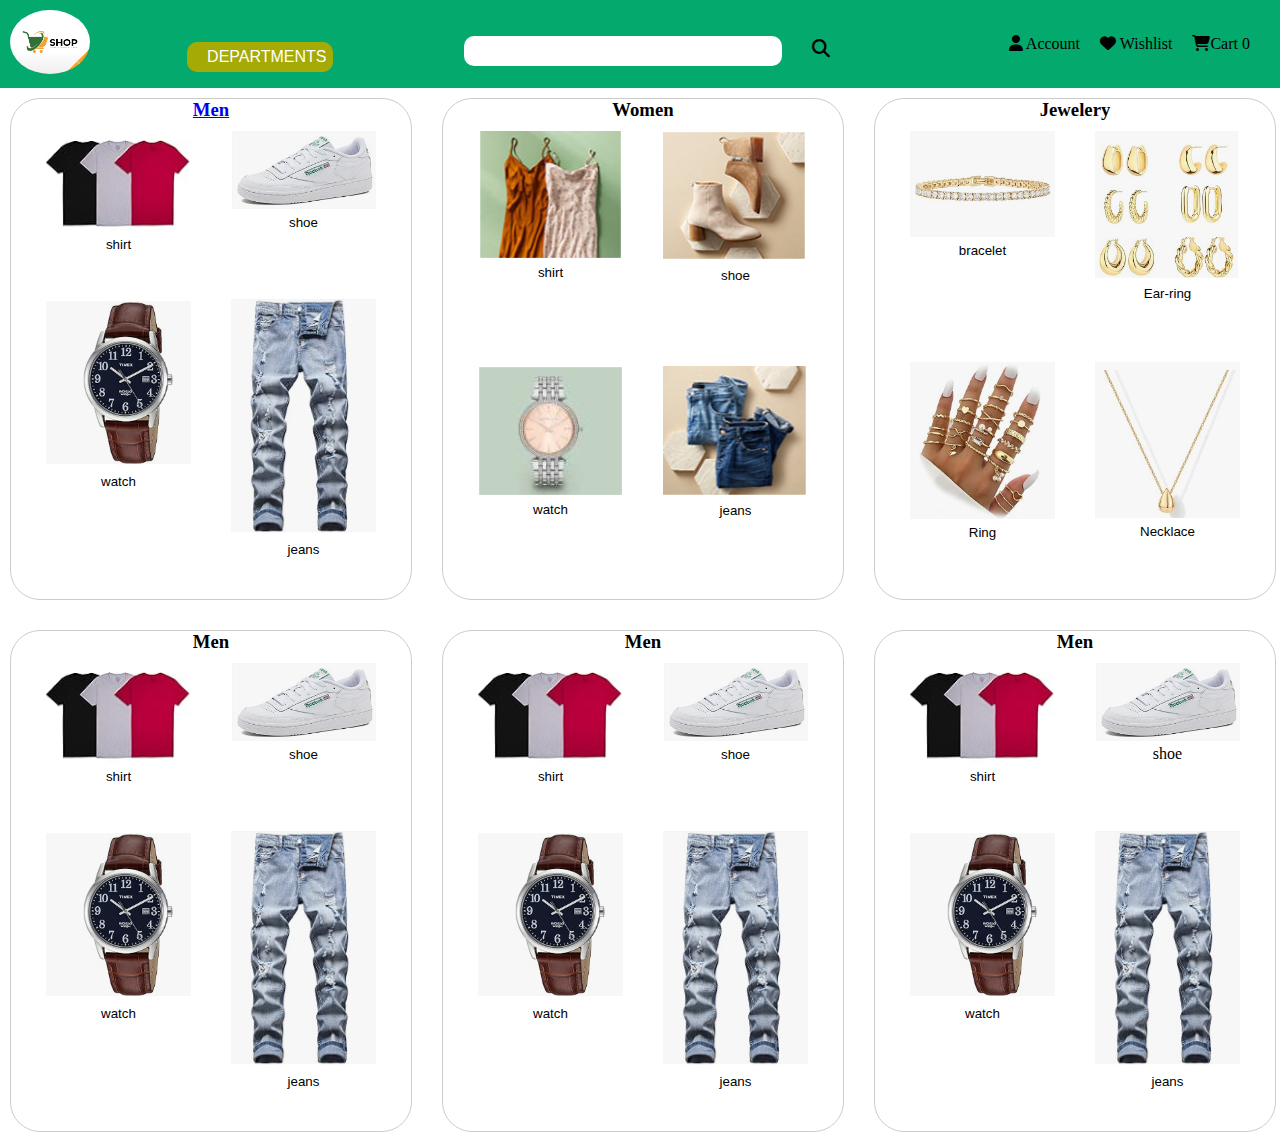
<file: index.html>
<!DOCTYPE html>
<html lang="en">
<head>
    <meta charset="UTF-8">
    <meta name="viewport" content="width=device-width, initial-scale=1.0">
    <title>store</title>
    <link rel="stylesheet" href="https://cdnjs.cloudflare.com/ajax/libs/font-awesome/6.7.2/css/all.min.css" integrity="sha512-Evv84Mr4kqVGRNSgIGL/F/aIDqQb7xQ2vcrdIwxfjThSH8CSR7PBEakCr51Ck+w+/U6swU2Im1vVX0SVk9ABhg==" crossorigin="anonymous" referrerpolicy="no-referrer" />
    <link rel="stylesheet" href="style.css" />
</head>
<body>
    <boddy>
        <div class="navBar">
          <div class="logo">
            <img
              src="img/online-shop-logo-happy-shop-logo-design-vector.jpg"
              alt=""
            />
          </div>
          <div class="departments">
            <div class="dropdown">
              <button class="dropbtn">DEPARTMENTS</button>
              <div class="dropdown-content">
                <a href="men.html">MEN'S</a>
                <a href="#">WOMEN</a>
                <a href="#">JEWELERY</a>
                <a href="#">ELECTRONICS</a>
              </div>
            </div>
          </div>
          <div class="searchBar">
            <form action="">
              <input id="input" class="input" type="text" />
              <button class="btn" type="button">
                <i id="icon" class="fa-solid fa-magnifying-glass"></i>
              </button>
            </form>
          </div>
          <div class="hamburger" onclick="toggleMenu()">☰</div>
          <div class="menu" id="menu">
            <ul>
              <li>
                <a href="auth.html"><i class="fa-solid fa-user"></i> Account</a>
              </li>
              <li>
                <a href=""><i class="fa-solid fa-heart"></i> Wishlist</a>
              </li>
              <li>
                <a id="cart" href=""
                  ><i class="fa-solid fa-cart-shopping"></i>Cart
                  <span class="quantity">0</span></a
                >
              </li>
            </ul>
          </div>
        </div>
    
          <div class="container-cart">
          <div id="root"></div>
          <div class="sidebar"> 
            <div class="head"><p>My cart</p></div>
            <div class="cartitem">your cart is empty</div>
            <div class="foot">
              <h3>Total</h3>
              <h2 id="total">$ 0.00</h2>
            </div>
          </div>
       
<div>
        <div class="allA">
            <div class="product">
              <div class="first">
              <a href="men.html">
                <H3 >Men</H3>
                <div class="border">
                  <div class="firstA">
                    <div class="item">
                      <img src="img/Capture.PNG" />
                      <button>shirt</button>
                    </div>
                    <div class="item">
                      <img src="img/shoe.PNG" />
                      <button>shoe</button>
                    </div >
                    <div class="item">
                    <img src="img/watch.PNG" />
                    <button>watch</button>
                  
                </div>
                    <div class="item">
                      <img src="img/jeans.PNG" />
                      <button>jeans</button>
                    </div>
                  </div>
                
                </div>
              </a>  
              </div>
             
          </div>
            <div class="product">
                <div class="first">
                  <h3>Women</h3>
                  <div class="border">
                    <div class="firstA">
                      <div class="item">
                        <img src="img/women.shirt.PNG" />
                        <button>shirt</button>
                      </div>
                      <div class="item">
                        <img src="img/women.shoe.PNG" />
                        <button>shoe</button>
                      </div >
                      <div class="item">
                      <img src="img/women.watch.PNG" />
                      <button>watch</button>
                  </div>
                      <div class="item">
                        <img src="img/women.jeans.PNG" />
                        <button>jeans</button>
                      </div>
                    </div>
                  </div>
                </div>
              </div>
              <div class="product">
                <div class="first">
                  <h3>Jewelery</h3>
                  <div class="border">
                    <div class="firstA">
                      <div class="item">
                        <img src="img/bracelet.PNG" />
                        <button>bracelet</button>
                      </div>
                      <div class="item">
                        <img src="img/ear-ring.PNG" />
                        <button>Ear-ring</button>
                      </div >
                      <div class="item">
                      <img src="img/ring.PNG" />
                      <button>Ring</button>
                  </div>
                      <div class="item">
                        <img src="img/necklace.PNG" />
                        <button>Necklace</button>
                      </div>
                    </div>
                  </div>
                </div>
              </div>
            <div class="product">
                <div class="first">
                  <h3>Men</h3>
                  <div class="border">
                    <div class="firstA">
                      <div class="item">
                        <img src="img/Capture.PNG" />
                        <button>shirt</button>
                      </div>
                      <div class="item">
                        <img src="img/shoe.PNG" />
                        <button>shoe</button>
                      </div >
                      <div class="item">
                      <img src="img/watch.PNG" />
                      <button>watch</button>
                  </div>
                      <div class="item">
                        <img src="img/jeans.PNG" />
                        <button>jeans</button>
                      </div>
                    </div>
                  </div>
                </div>
              </div>
              <div class="product">
                <div class="first">
                  <h3>Men</h3>
                  <div class="border">
                    <div class="firstA">
                      <div class="item">
                        <img src="img/Capture.PNG" />
                        <button>shirt</button>
                      </div>
                      <div class="item">
                        <img src="img/shoe.PNG" />
                        <button>shoe</button>
                      </div >
                      <div class="item">
                      <img src="img/watch.PNG" />
                      <button>watch</button>
                  </div>
                      <div class="item">
                        <img src="img/jeans.PNG" />
                        <button>jeans</button>
                      </div>
                    </div>
                  </div>
                </div>
              </div>
              <div class="product">
                <div class="first">
                  <h3>Men</h3>
                  <div class="border">
                    <div class="firstA">
                      <div class="item">
                        <img src="img/Capture.PNG" />
                        <button>shirt</button>
                      </div>
                      <div class="item">
                        <img src="img/shoe.PNG" />
                        <p>shoe</p>
                      </div >
                      <div class="item">
                      <img src="img/watch.PNG" />
                      <button>watch</button>
                  </div>
                      <div class="item">
                        <img src="img/jeans.PNG" />
                        <button>jeans</button>
                      </div>
                    </div>
                  </div>
                </div>
              </div>
              </div>
              
        <script src="script.js"></script>
        <script src="men.js"></script>
      </body>
</body>
</html>
</file>
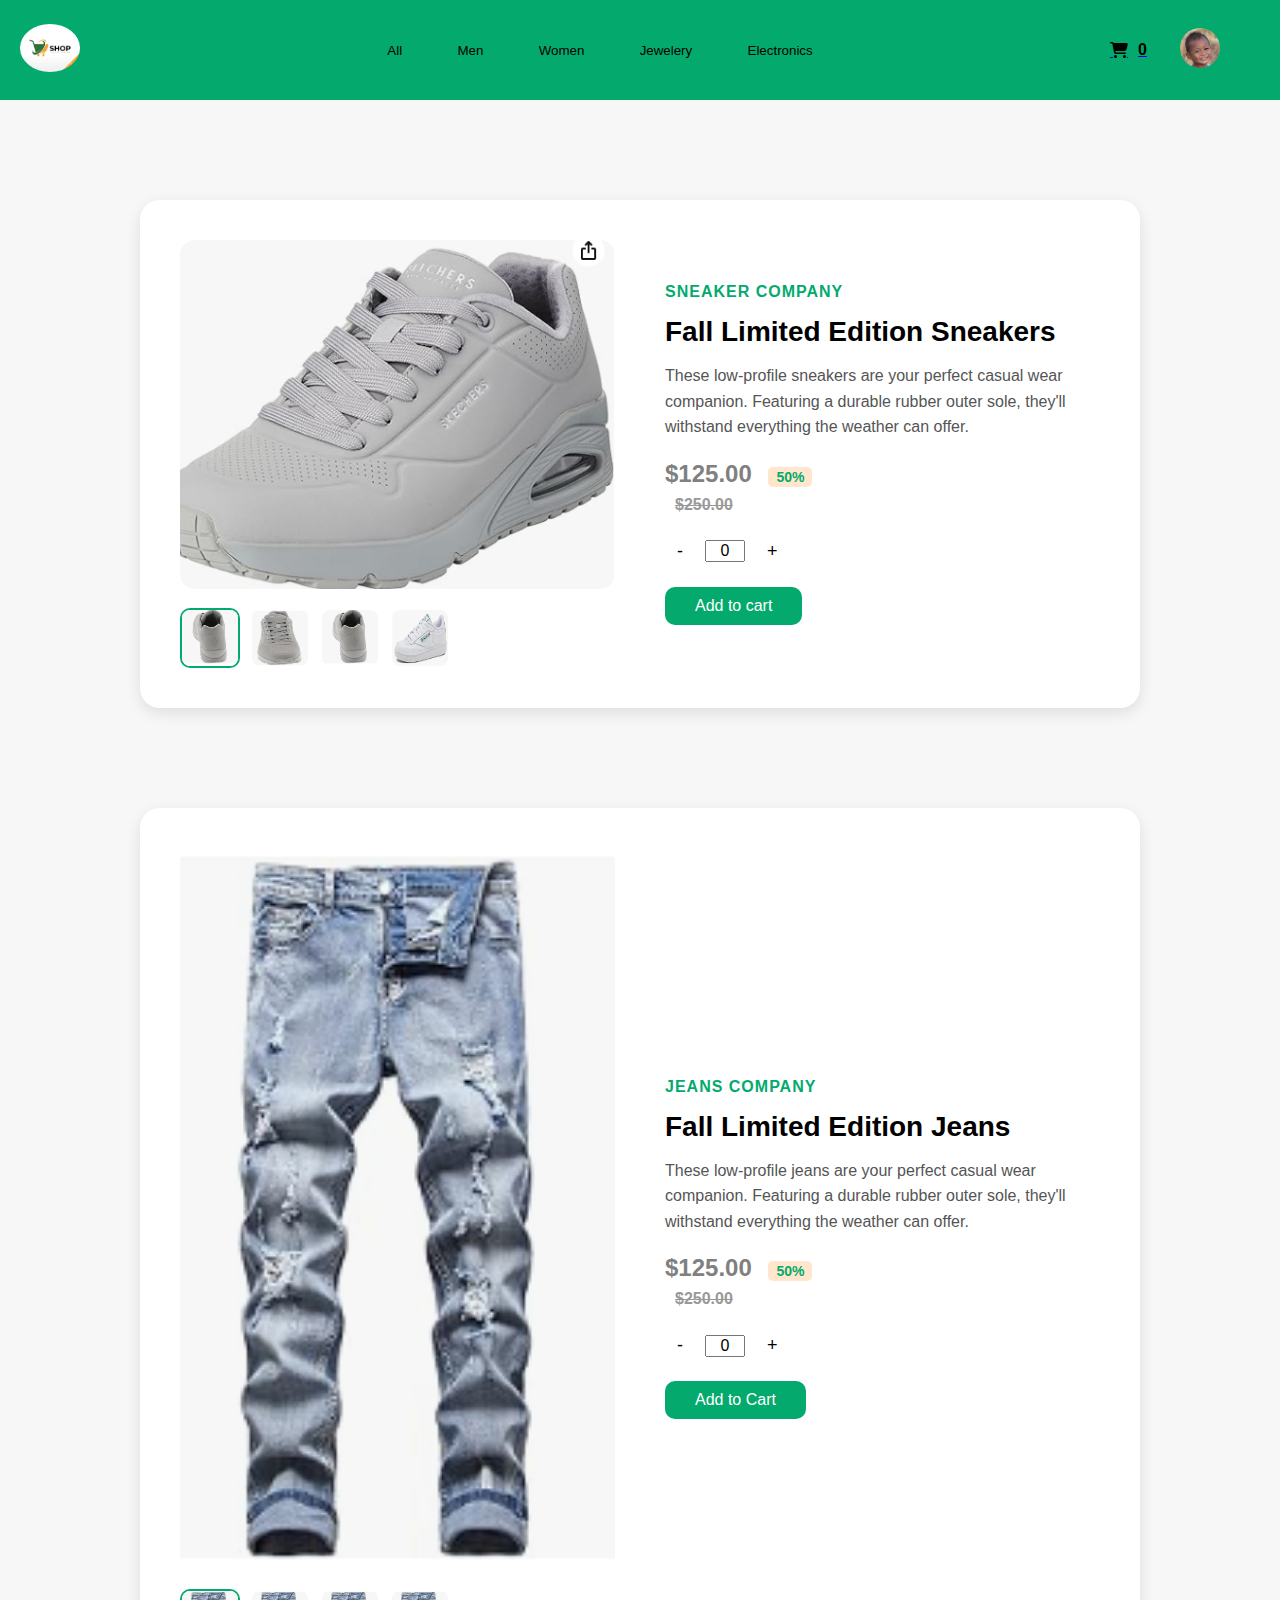
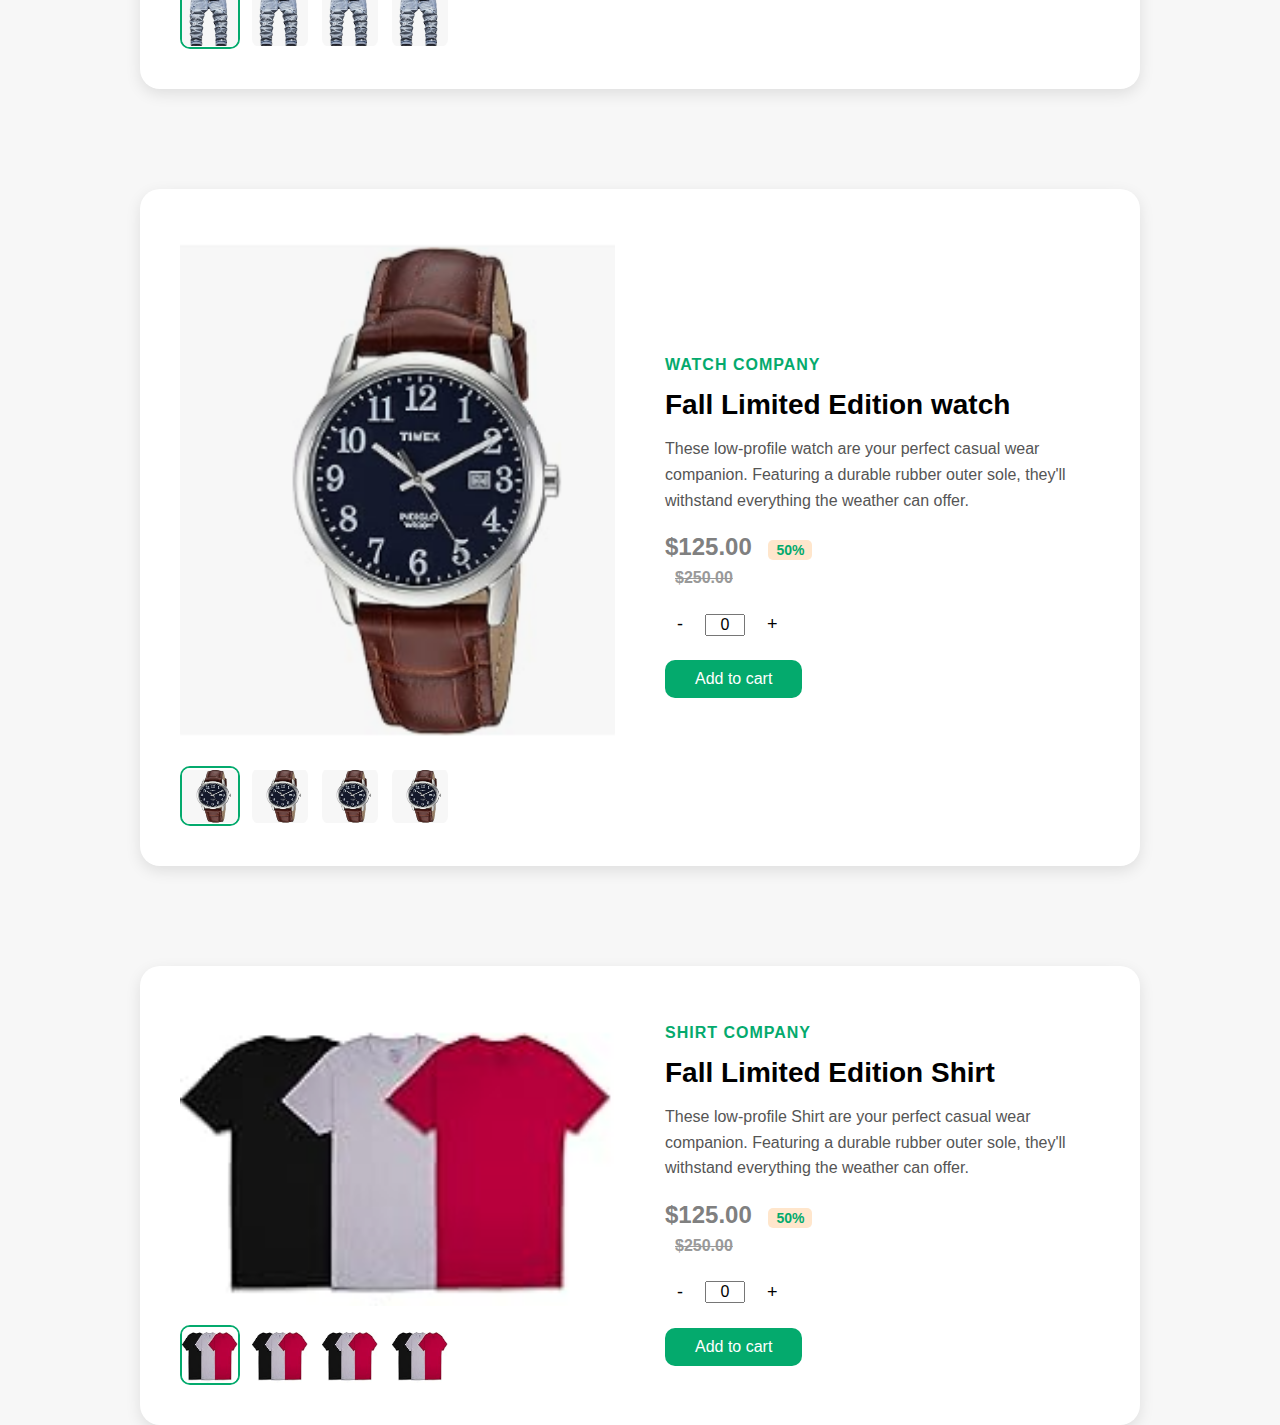
<file: men.html>
<!DOCTYPE html>
<html lang="en">
  <head>
    <meta charset="UTF-8" />
    <meta name="viewport" content="width=device-width, initial-scale=1.0" />
    <title>Document</title>
    <link rel="stylesheet" href="https://cdnjs.cloudflare.com/ajax/libs/font-awesome/6.7.2/css/all.min.css" integrity="sha512-Evv84Mr4kqVGRNSgIGL/F/aIDqQb7xQ2vcrdIwxfjThSH8CSR7PBEakCr51Ck+w+/U6swU2Im1vVX0SVk9ABhg==" crossorigin="anonymous" referrerpolicy="no-referrer" />
    <link rel="stylesheet" href="style.css" />
    <link rel="stylesheet" href="menstyle.css" />
  </head>
  <body>
    <div class="navBar">
      <div class="logo">
        <img
          src="img/online-shop-logo-happy-shop-logo-design-vector.jpg"
          alt=""
        />
      </div>
      <div class="butn">
       <a href="index.html" > <button  class="btn-cat" value="All">All</button> </a>
       <a href="men.html"> <button class="btn-cat" value="men's clothing"> Men</button></a>
        <a href="#"><button class="btn-cat" value="women's clothing">
          Women
        </button> </a>
        <a href="#"><button class="btn-cat" value="jewelery">Jewelery</button> </a>
       <a href="#"> <button class="btn-cat" value="electronics">Electronics</button></a>
      </div>
      <div style="display: flex; justify-content: center; gap: 20px;align-items: center;align-content: center;">
      <div>
        <a id="cart" href="#">
        <i style="display: flex;color: black; align-items: center;gap: 10px; align-content: center; flex-direction:row;width: 50px;height: 50px;" class="fa-solid fa-cart-shopping" style="font-size: 25px;" ><span class="quantity">0</span></i>
       </a>
      </div>
      
      <div>
        <button class="dp" style="
        margin-right: 50px;
        height: 40px;
        width: 40px;
        background-color: #f1f1f1;
        border-radius: 50%;
        background-image: url(img/download.jpeg);background-size: cover; background-repeat: none;"></button>
      </div>
    </div>
    </div>
    <div class="detail">
    <div class="container-cart" style="position: fixed;width: 100%;height: auto;margin-top: 0;margin-right: 0; ">
      <div id="root"></div>
      <div class="sidebar"> 
        <div class="head"><p>My cart</p></div>
        <div class="cartitem">your cart is empty</div>
        <div class="foot">
          <h3>Total</h3>
          <h2 id="total">$ 0.00</h2>
        </div>
      </div>
    </div>
    <div class="container">
      <div class="left">
        <img id="main-img" src="img/menshoe.PNG" alt="Product" />
        <div class="thumbnails">
          <img src="img/menshoe1.PNG" class="thumb active" onclick="changeImage(this)" />
          <img src="img/menshoe3.PNG" class="thumb" onclick="changeImage(this)" />
          <img src="img/menshoe1.PNG" class="thumb" onclick="changeImage(this)" />
          <img src="img/shoe.PNG" class="thumb" onclick="changeImage(this)" />
        </div>
      </div>
      <div class="right">
        <h4>Sneaker Company</h4>
        <h1>Fall Limited Edition Sneakers</h1>
        <p>These low-profile sneakers are your perfect casual wear companion. Featuring a durable rubber outer sole, they'll withstand everything the weather can offer.</p>
        <div class="price">
          $125.00 <span class="discount">50%</span>
          <br>
          <del>$250.00</del>
        </div>
        <div class="quantity">
          <button onclick="decreaseQty()">-</button>
          <input type="text" id="qty" value="0" readonly />
          <button onclick="increaseQty()">+</button>
        </div>
        <button class="add-to-cart">Add to cart</button>
      </div>
    </div>
    <div  class="container">
      <div class="left">
        <img id="main-img" src="img/jeans.PNG" alt="Product" />
        <div class="thumbnails">
          <img src="img/jeans.PNG" class="thumb active" onclick="changeImage(this)" />
          <img src="img/jeans.PNG" class="thumb" onclick="changeImage(this)" />
          <img src="img/jeans.PNG" class="thumb" onclick="changeImage(this)" />
          <img src="img/jeans.PNG" class="thumb" onclick="changeImage(this)" />
        </div>
      </div>
      
      <div class="right">
        <h4>Jeans Company</h4>
        <h1>Fall Limited Edition Jeans</h1>
        <p>These low-profile jeans are your perfect casual wear companion. Featuring a durable rubber outer sole, they'll withstand everything the weather can offer.</p>
        <div class="price">
          $125.00 <span class="discount">50%</span>
          <br>
          <del>$250.00</del>
        </div>
        <div class="quantity">
          <button onclick="decreaseQty()">-</button>
          <input type="text" id="qty" value="0" readonly />
          <button onclick="increaseQty()">+</button>
        </div>
        <button class="add-to-cart" data-name="Item 1" data-price="10.00">Add to Cart</button>

      </div>
    </div>
      
        
       
      <div class="container">
        <div class="left">
          <img id="main-img" src="img/watch.PNG" alt="Product" />
          <div class="thumbnails">
            <img src="img/watch.PNG" class="thumb active" onclick="changeImage(this)" />
            <img src="img/watch.PNG" class="thumb" onclick="changeImage(this)" />
            <img src="img/watch.PNG" class="thumb" onclick="changeImage(this)" />
            <img src="img/watch.PNG" class="thumb" onclick="changeImage(this)" />
          </div>
        </div>
        <div class="right">
          <h4>watch Company</h4>
          <h1>Fall Limited Edition watch</h1>
          <p>These low-profile watch are your perfect casual wear companion. Featuring a durable rubber outer sole, they'll withstand everything the weather can offer.</p>
          <div class="price">
            $125.00 <span class="discount">50%</span>
            <br>
            <del>$250.00</del>
          </div>
          <div class="quantity">
            <button onclick="decreaseQty()">-</button>
            <input type="text" id="qty" value="0" readonly />
            <button onclick="increaseQty()">+</button>
          </div>
          <button class="add-to-cart">Add to cart</button>
        </div>
      </div>

      <div class="container">
        <div class="left">
          <img id="main-img" src="img/Capture.PNG" alt="Product" />
          <div class="thumbnails">
            <img src="img/Capture.PNG" class="thumb active" onclick="changeImage(this)" />
            <img src="img/Capture.PNG" class="thumb" onclick="changeImage(this)" />
            <img src="img/Capture.PNG" class="thumb" onclick="changeImage(this)" />
            <img src="img/Capture.PNG" class="thumb" onclick="changeImage(this)" />
          </div>
        </div>
        <div class="right">
          <h4>Shirt Company</h4>
          <h1>Fall Limited Edition Shirt</h1>
          <p>These low-profile Shirt are your perfect casual wear companion. Featuring a durable rubber outer sole, they'll withstand everything the weather can offer.</p>
          <div class="price">
            $125.00 <span class="discount">50%</span>
            <br>
            <del>$250.00</del>
          </div>
          <div class="quantity">
            <button onclick="decreaseQty()">-</button>
            <input type="text" id="qty" value="0" readonly />
            <button onclick="increaseQty()">+</button>
          </div>
          <button class="add-to-cart">Add to cart</button>
        </div>
      </div>
    </div>
      <script src="men.js"></script>
      <script src="script.js"></script>
  </body>
</html>
</file>
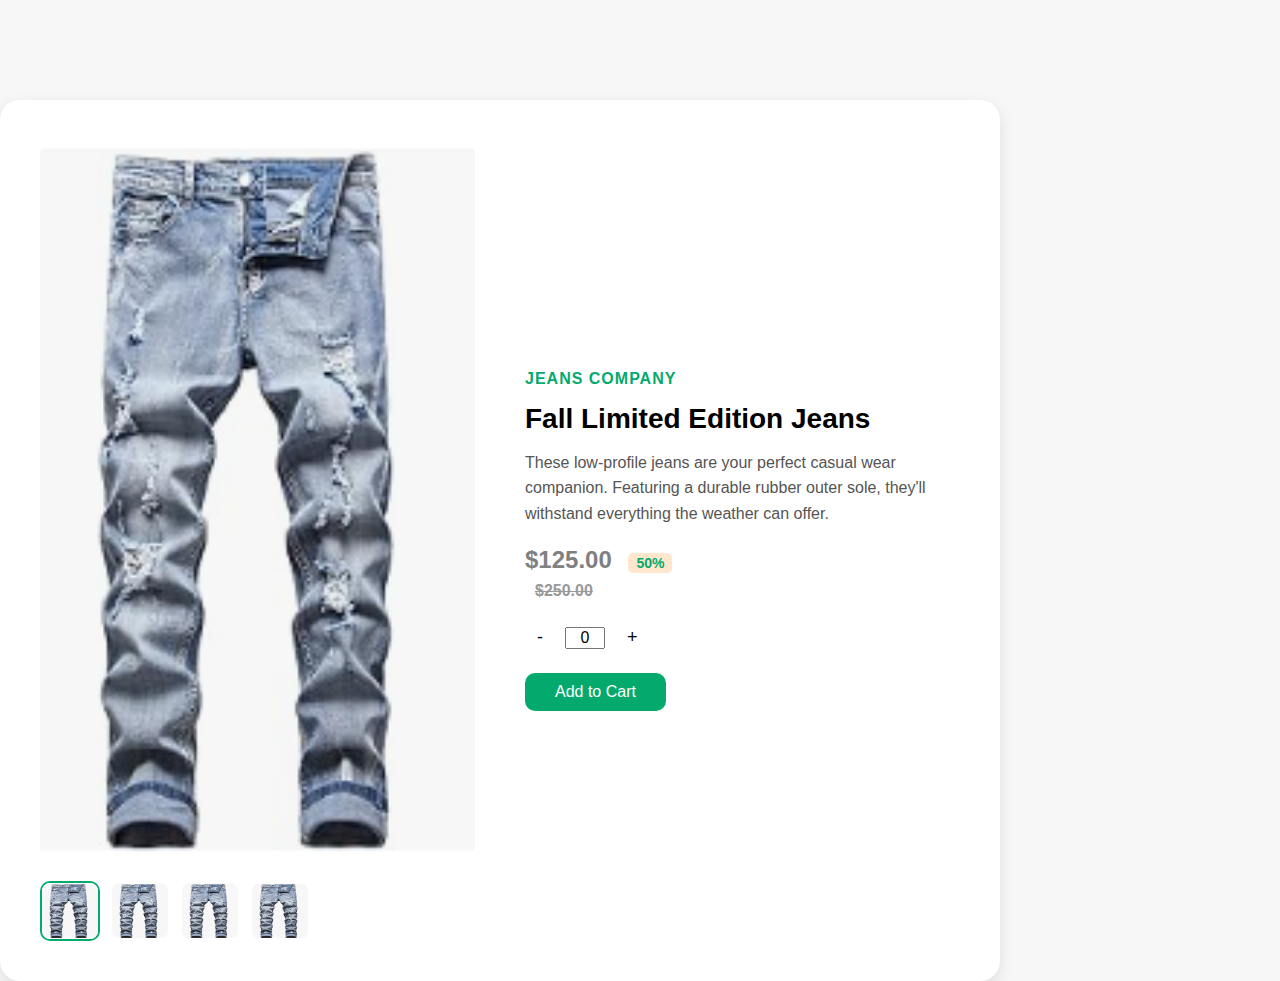
<file: menjeans.html>
<!DOCTYPE html>
<html lang="en">
<head>
    <meta charset="UTF-8">
    <meta name="viewport" content="width=device-width, initial-scale=1.0">
    <title>Document</title>
    <link rel="stylesheet" href="style.css" />
    <link rel="stylesheet" href="menstyle.css" />
</head>
<body>
    <div  class="container">
        <div class="left">
          <img id="main-img" src="img/jeans.PNG" alt="Product" />
          <div class="thumbnails">
            <img src="img/jeans.PNG" class="thumb active" onclick="changeImage(this)" />
            <img src="img/jeans.PNG" class="thumb" onclick="changeImage(this)" />
            <img src="img/jeans.PNG" class="thumb" onclick="changeImage(this)" />
            <img src="img/jeans.PNG" class="thumb" onclick="changeImage(this)" />
          </div>
        </div>
        <div class="right">
          <h4>Jeans Company</h4>
          <h1>Fall Limited Edition Jeans</h1>
          <p>These low-profile jeans are your perfect casual wear companion. Featuring a durable rubber outer sole, they'll withstand everything the weather can offer.</p>
          <div class="price">
            $125.00 <span class="discount">50%</span>
            <br>
            <del>$250.00</del>
          </div>
          <div class="quantity">
            <button onclick="decreaseQty()">-</button>
            <input type="text" id="qty" value="0" readonly />
            <button onclick="increaseQty()">+</button>
          </div>
          <button class="add-to-cart" data-name="Item 1" data-price="10.00">Add to Cart</button>

        </div>
      </div>
      <script src="men.js"></script>
</body>
</html>
</file>
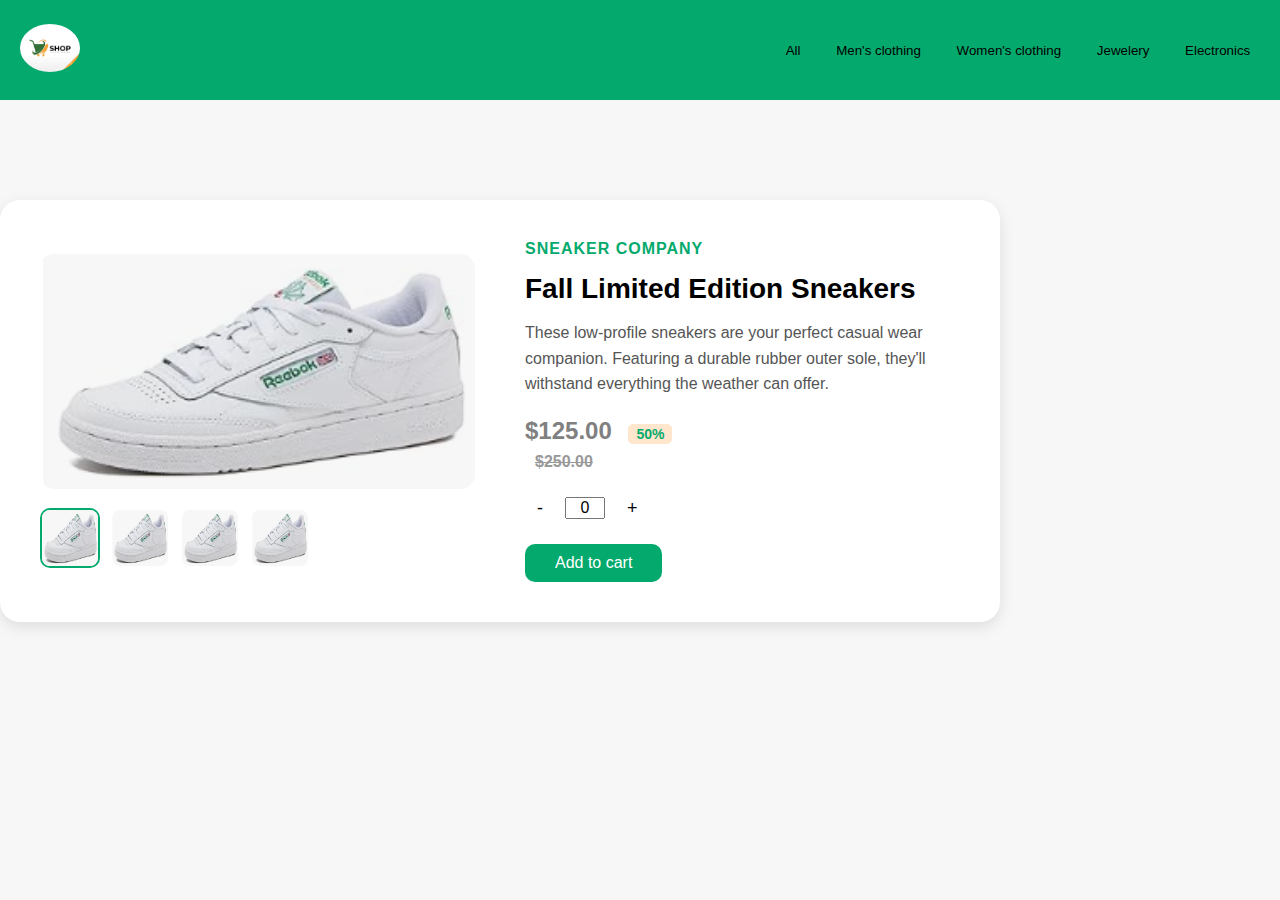
<file: Menshoe.html>
<!DOCTYPE html>
<html lang="en">
<head>
    <meta charset="UTF-8">
    <meta name="viewport" content="width=device-width, initial-scale=1.0">
    <title>Document</title>
    <link rel="stylesheet" href="style.css" />
    <link rel="stylesheet" href="menstyle.css" />
</head>
<body>
    <div class="navBar">
        <div class="logo">
          <img
            src="img/online-shop-logo-happy-shop-logo-design-vector.jpg"
            alt=""
          />
        </div>
        <div class="butn">
         <a href="index.html" > <button  class="btn-cat" value="All">All</button> </a>
         <a href="men.html"> <button class="btn-cat" value="men's clothing"> Men's clothing</button></a>
          <a href="#"><button class="btn-cat" value="women's clothing">
            Women's clothing
          </button> </a>
          <a href="#"><button class="btn-cat" value="jewelery">Jewelery</button> </a>
         <a href="#"> <button class="btn-cat" value="electronics">Electronics</button></a>
        </div>
      </div>
    <div class="container">
        <div class="left">
          <img id="main-img" src="img/shoe.PNG" alt="Product" />
          <div class="thumbnails">
            <img src="img/shoe.PNG" class="thumb active" onclick="changeImage(this)" />
            <img src="img/shoe.PNG" class="thumb" onclick="changeImage(this)" />
            <img src="img/shoe.PNG" class="thumb" onclick="changeImage(this)" />
            <img src="img/shoe.PNG" class="thumb" onclick="changeImage(this)" />
          </div>
        </div>
        <div class="right">
          <h4>Sneaker Company</h4>
          <h1>Fall Limited Edition Sneakers</h1>
          <p>These low-profile sneakers are your perfect casual wear companion. Featuring a durable rubber outer sole, they'll withstand everything the weather can offer.</p>
          <div class="price">
            $125.00 <span class="discount">50%</span>
            <br>
            <del>$250.00</del>
          </div>
          <div class="quantity">
            <button onclick="decreaseQty()">-</button>
            <input type="text" id="qty" value="0" readonly />
            <button onclick="increaseQty()">+</button>
          </div>
          <button class="add-to-cart">Add to cart</button>
        </div>
      </div>
      <script src="men.js"></script>
</body>
</html>
</file>
<file: style.css>
* {
    padding: 0;
    margin: 0;
  }
  
  .first{
    height: 500px;
    width: 400px;
    margin-top: 10px;
    margin-left: 10px;
    border-radius: 30px;
    background-color: white;
    box-shadow: #010401;
   align-items: center;
   text-align: center;  
   border: 1px solid #ccc;
  }
  .border{
    display: flex;
    justify-content: space-evenly;
    margin-top: 0%;
    
  }
  .allA{
    background-color: white;
    height: 450px;
    width: 350px;
    display: grid;
   grid-template-columns: repeat(3, 1fr);
    gap: 20px;
    max-width: 800px;
    margin-top: 0px;
    text-align: center;
  }
  .detail{
    display: flex;
    flex-direction: column;
    align-items: center;
  }
  
  .firstA{
    background-color: white;
    height: 450px;
    width: 350px;
    display: grid;
    
    grid-template-columns: repeat(2, 1fr);
    gap: 20px;
    max-width: 500px;
    margin: auto;
    text-align: center;
    
  }
  .firstA img{
    width: 100%;
    max-width: 150px;
  }
  .item{
    
    padding: 10px;
    border-radius: 10px;
  }
  .card {
    box-shadow: 0 4px 8px 0 rgba(0, 0, 0, 0.2);
    width: 200px;
    margin: auto;
    text-align: center;
    font-family: arial;
  }
  
  .price {
    color: grey;
    font-size: 22px;
  }
  .footer {
    display: flex;
  }
  .checkout {
    padding: 3px;
    margin: 3px;
    background: #04aa6d;
    cursor: pointer;
  }
  .cartArea {
    position: fixed;
    transition: 0.5;
    right: -100%;
  }
  .cartArea.active {
    right: 0%;
  }
  .closed {
    padding: 3px;
    margin: 3px;
    background: #04aaed;
    cursor: pointer;
  }
  .main {
    display: flex;
  }
  .aside h3 {
    border-radius: 7px;
    width: 100px;
    padding: 6px;
    margin: 10px;
    font-weight: 900;
    background-color: #04aa6d;
  }
  .aside {
    position: fixed;
    padding-top: 30px;
    padding-left: 10px;
    width: 100px;
    height: 300px;
  }
  .btn-cat {
    padding: 10px;
    margin: 6px;
    border-radius: 7px;
    width: 80px;
    background-color: #04aa6d;
    transition: 0.5s;
  }
  .btn-cat:hover {
    box-shadow: 0 8px 50px -7px black;
  }
  #icon {
     height: 20px;
     width: 20px ;
     font-size: 18px;
     color: black ;
  }
  .btn {
    padding: 10px;
    margin: 10px;
    transition: 0.5s;
    border-radius: 5px;
    width: 40px;
  }
  .btn:hover {
    box-shadow: 0 8px 50px -7px black;
  }
  .add-cart {
    border: none;
    outline: 0;
    padding: 12px;
    color: white;
    background-color: #000;
    text-align: center;
    cursor: pointer;
    width: 100%;
    font-size: 18px;
  }
  .card img {
    width: 150px;
    height: 150px;
  }
  .add-cart:hover {
    opacity: 0.7;
  }
  /* .container-cart{
    display: none;
  } */
 
  button{
    cursor: pointer;
  }
  /* .container-cart {
   display: flex;
   width: 70%;
   margin-bottom: 30px;
  } */
  #root{
    width: 60%;
    display: grid;
    grid-template-columns: repeat(2, 1fr);
    grid-gap: 20px;

  }
  .sidebar{
    width: 20%;
    border-radius: 5px;
    background-color: #eee;
    margin-left: 70%;
    padding: 15px;
    text-align: center;
  }
  .head{
    background-color: #04aa6d;
    border-radius: 3px;
    height: 40px;
    padding: 10px;
    margin-bottom: 20px;
    color: white;
    display: flex;
    align-items: center;
    
  }
  .foot{
    display: flex;
    justify-content: space-between;
    margin: 20px 0;
    padding: 10px 0;
    font-size: 12px;
    border-top: 1px solid black;
  }
  .hide {
    display: none;
  }
  
  .sidebar {
    display: none;
    /* your sidebar styles */
  }
  
  .sidebar.active {
    display: block;
  }
  .dropbtn {
    background-color: #a5aa04;
    color: white;
    padding: 6px;
    margin-top: 25px;
    font-size: 16px;
    border: none;
    border-radius: 10px;
    padding-left: 20px;
    margin-left: 20px;
  }
  button {
    background-color: transparent;
    border: transparent;
  }
  .searchBar {
    padding-top: 12px;
    width: 40%;
  }
  .dropdown {
    position: relative;
    display: inline-block;
  }
  
  .dropdown-content {
    display: none;
    position: absolute;
    background-color: #f1f1f1;
    min-width: 160px;
    box-shadow: 0px 8px 16px 0px rgba(0, 0, 0, 0.2);
    z-index: 1;
    border-radius: 10px;
  }
  .menu ul {
    display: flex;
    list-style: none;
    padding: 20px;
  }
  .menu ul li {
    padding: 10px;
  }
  .menu ul a {
    text-decoration: none;
    color: #000;
    transition: 0.5s;
  }
  .menu ul a:hover {
    color: #a5aa04;
  }
  
  .logo img {
    width: 80px;
    border-radius: 50%;
    padding: 10px;
  }
  .navBar {
    background-color: #04aa6d;
    display: flex;
    justify-content: space-between;
    align-content: center;
    text-align: center;
    align-items: center;
  }
  button .dp{
    margin-top: 10px;
    margin-right: 100px;
    height: 200px;
    width: 200px;
    background-color: #f1f1f1;
    border-radius: 20px;
    background-image: url(img/bracelet.PNG);
  }
  .dropdown-content a {
    color: black;
    padding: 12px 16px;
    text-decoration: none;
    display: block;
  }
  
  .dropdown-content a:hover {
    background-color: #ddd;
  }
  
  .dropdown:hover .dropdown-content {
    display: block;
  }
  
  .dropdown:hover .dropbtn {
    background-color: #010401;
  }
  .input {
    padding-left: 10px;
    margin-left: 10px;
    height: 30px;
    width: 60%;
    border-radius: 10px;
    border: #04aa6d;
  }
  .form { font-family: Arial;
     display: flex;
     justify-content: center;
      flex-direction: column; 
      align-items: center; 
      padding: 20px; }
  .btn { 
    background-color: #04aa6d;
    color: white;
    padding: 10px;
    width: 10%;
    border: none;
    border-radius: 4px;
    cursor: pointer; 
}
  
  .form-container input {
      display: flex; 
      align-items: center;
      justify-content: center;
      border-radius: 4px;
      padding: 10px; 
      }
    #signup{
      display: flex;
      flex-direction: column;
     gap: 10px;
      align-items: center;
      text-align: center;
    }
    #login{
      display: flex;
      flex-direction: column;
      gap: 10px;
      align-items: center;
      text-align: center;
    }
    #signup button{
      width: 40%;
    }
    #login button{
      width: 40%;
    }
    .form{
      margin-top: 10px;
    height: 500px;
    width: 100%;
    display: flex;
    justify-content: center;
    align-content: center;
    align-items: center;
  }  
  .hamburger {
   display: none;     
    font-size: 30px;
    cursor: pointer;
    padding: 10px;
    position: absolute;
    right: 10px;
    top: 35px;
  }
  
  

@media (max-width: 1024px) {
    .main {
      flex-direction: column;
      align-items: center;
    }
    .navBar{
        height: 100px;
        width: 100%;
       
    }
    .hamburger {
        display: block; 
        font-size: 25px;
    cursor: pointer;
    padding: 10px;
    position: absolute;
    right: 15px;
    top: 25px;

      }
   
    .menu {
        display: none;
        flex-direction: column;
        background-color: #f1f1f1;
        position: absolute;
        margin-top: 60px;
        top: 50px;
        right: 15px;
        padding: 10px;
        box-shadow: 0px 0px 10px #aaa;
        border-radius: 8px;
      }
      .menu a {
        text-decoration: none;
        color: #333;
        padding: 5px 0;
      }  
        .aside {
      position: static;
      width: 100%;
      height: auto;
      display: flex;
     
      justify-content: center;
    }
  
    .aside h3 {
      width: auto;
      margin-bottom: 10px;
    }
  
    .btn-cat {
      width: auto;
      margin: 5px;
    }
  
    .container {
      
      grid-template-columns: repeat(auto-fit, minmax(200px, 1fr));
      width: 100%;
      margin: 20px;
    }
  
    .searchBar {
      width: 100%;
      padding: 10px;
    }
  
    .navBar {
        display: flex;
      justify-content: center;
      align-items: center;
      align-content: center;
      
    }
  
    .menu ul {
      flex-direction: column;
      padding: 0;
    }
  
    .logo img {
      width: 60px;
    }
  
    .dropbtn {
      margin: 10px 0;
    }
    
  }
  @media (max-width: 768px){

    .main {
        flex-direction: column;
        align-items: center;
        height: 50px;
      }
      .hamburger {
        display: block; 
        font-size: 20px;
    cursor: pointer;
    padding: 10px;
    position: absolute;
    right: 10px;
    top: 25px;

      }
     button .btn{
        font-size: 100px;
     }
      .menu {
          display: none;
          flex-direction: column;
          background-color: #f1f1f1;
          position: absolute;
          margin-top: 100px;
          top: 10px;
          right: 10px;
          padding: 10px;
          box-shadow: 0px 0px 10px #aaa;
          border-radius: 8px;
        }
        .menu a {
          text-decoration: none;
          color: #333;
          padding: 5px 0;
        }  
          .aside {
        position: static;
        width: 100%;
        display: flex;
        flex-wrap: wrap;
        justify-content: center;
      }
    
      .aside h3 {
        width: auto;
        margin-bottom: 10px;
      }
    
      .btn-cat {
        width: auto;
        margin: 5px;
      }
    
      .container {
        grid-template-columns: repeat(auto-fit, minmax(200px, 1fr));
        width: 100%;
        margin: 40px;
      }
    
      .searchBar {
        width: 50%;
        padding: 5px;
       
      }
    
      .navBar {
        display: flex;
        gap: 5px;
        flex-direction: row;
        align-items: center;
        text-align: center;
      }
    
      .menu ul {
        flex-direction: column;
        padding: 0;
        width: 100px;
        height: 100px;
      }
    
      .logo img {
        width: 70px;
        height: 50px ;
        margin-left: 15px;
      }
    
      .dropbtn {
        margin: 10px 0;
      }

  }
  @media (max-width: 640px)
  
  {
    .main {
        flex-direction: column;
        align-items: center;
        height: 90px;
      }
      .hamburger {
        display: block; 
        font-size: 15px;
    cursor: pointer;
    padding: 10px;
    position: absolute;
    right: 5px;
    top: 15px;

      }
     button .btn{
        font-size: 40px;
     }
      .menu {
          display: none;
          flex-direction: column;
          background-color: #f1f1f1;
          position: absolute;
          margin-top: 100px;
          top: 5px;
          right: 5px;
          padding: 10px;
          box-shadow: 0px 0px 10px #aaa;
          border-radius: 8px;
        }
        .menu a {
          text-decoration: none;
          color: #333;
          padding: 5px 0;
        }  
          .aside {
        position: static;
        width: 100%;
        display: flex;
        flex-wrap: wrap;
        justify-content: center;
      }
    
      .aside h3 {
        width: auto;
        margin-bottom: 5px;
      }
    
      .btn-cat {
        width: auto;
        margin: 5px;
      }
    
      .container {
        grid-template-columns: repeat(auto-fit, minmax(200px, 1fr));
        width: 100%;
        margin: 40px;
      }
    
      .searchBar {
        width: 35%;
        padding: 5px;
       
      }
    
      .navBar {
        display: flex;
        gap: 5px;
        flex-direction: row;
        align-items: center;
        text-align: center;
        
      }
    
      .menu ul {
        flex-direction: column;
        padding: 0;
        width: 100px;
        height: 100px;
      }
    
      .logo img {
        width: 60px;
        height: 50px ;
        margin-left: 0px;
      }
    
      .dropbtn {
        margin: 10px 0;
      }

  }
  @media (max-width: 400px) {
    .main {
        flex-direction: column;
        align-items: center;
        height: 80px;
      }
      .hamburger {
        display: block; 
        font-size: 15px;
    cursor: pointer;
    padding: 10px;
    position: absolute;
    right: 15px;
    top: 25px;

      }
     button .btn{
        font-size: 40px;
     }
      .menu {
          display: none;
          flex-direction: column;
          background-color: #f1f1f1;
          position: absolute;
          margin-top: 100px;
          top: 5px;
          right: 5px;
          padding: 10px;
          box-shadow: 0px 0px 10px #aaa;
          border-radius: 8px;
        }
        .menu a {
          text-decoration: none;
          color: #333;
          padding: 5px 0;
        }  
          .aside {
        position: static;
        width: 100%;
        display: flex;
        flex-wrap: wrap;
        justify-content: center;
      }
    
      .aside h3 {
        width: auto;
        margin-bottom: 5px;
      }
    
      .btn-cat {
        width: auto;
        margin: 5px;
      }
    
      .container {
        grid-template-columns: repeat(auto-fit, minmax(200px, 1fr));
        width: 100%;
        margin: 40px;
      }
    
      .searchBar {
       
        width: 35%;
        padding: 5px;
       
      }
    
      .navBar {
        display: flex;
        
        flex-direction: row;
        align-items: center;
        text-align: center;
        
      }
    
      .menu ul {
        flex-direction: column;
        padding: 0;
        width: 100px;
        height: 100px;
      }
    
      .logo img {
        width: 60px;
        height: 50px ;
        margin-left: 0px;
      }
    
      .dropbtn {
        margin: 10px 0;
      }
    }
    @media (max-width: 456px){
        .searchBar{
            display: none;
        }
        .navBar {
            display: flex;
            flex-direction: row;
           
           
            
          }
    }
</file>
<file: menstyle.css>
* {
    box-sizing: border-box;
    margin: 0;
    padding: 0;
    font-family: Arial, sans-serif;
  }
  
  
  body {
    background-color: #f7f7f7;   
 
    
  }

  .container {
    display: flex;
    gap: 50px;
    background: #fff;
    margin-top: 100px;
    padding: 40px;
    border-radius: 20px;
    max-width: 1000px;
   align-items: center;
   align-content: center;
    box-shadow: 0 5px 15px rgba(0, 0, 0, 0.1);
  }
 
.navBar{
    height: 100px;
    display: flex;
    padding: 10px;
    
}
.navBar button{
   
  gap: 30px;
    width: auto;
   
}
.butn{
    width: 40%;
    display: flex;
    justify-content: space-evenly;
    align-items: center;
    align-content: center;
    
}
  .left {
    flex: 1;
  }

  .left img {
    width: 100%;
    border-radius: 15px;
  }

  .thumbnails {
    display: flex;
    gap: 10px;
    margin-top: 15px;
  }

  .thumbnails img {
    width: 60px;
    height: 60px;
    border-radius: 10px;
    cursor: pointer;
    border: 2px solid transparent;
  }

  .thumbnails img.active {
    border-color: #04aa6d;
  }

  .right {
    flex: 1;
  }

  .right h4 {
    color: #04aa6d;
    text-transform: uppercase;
    letter-spacing: 1px;
  }

  .right h1 {
    font-size: 28px;
    margin: 15px 0;
  }

  .right p {
    color: #555;
    line-height: 1.6;
    margin-bottom: 20px;
  }

  .price {
    font-size: 24px;
    font-weight: bold;
    margin-bottom: 10px;
  }

  .price del {
    color: #999;
    font-size: 16px;
    margin-left: 10px;
  }

  .discount {
    background-color: #ffe6cc;
    color: #04aa6d;
    font-weight: bold;
    padding: 2px 8px;
    border-radius: 5px;
    margin-left: 10px;
    font-size: 14px;
  }

  .quantity {
    display: flex;
    align-items: center;
    gap: 10px;
    margin: 20px 0;
  }

  .quantity button {
    padding: 5px 12px;
    font-size: 18px;
  }

  .quantity input {
    width: 40px;
    text-align: center;
    font-size: 16px;
  }

  .add-to-cart {
    background-color: #04aa6d;
    color: white;
    border: none;
    padding: 10px 30px;
    font-size: 16px;
    border-radius: 10px;
    cursor: pointer;
  }
</file>
